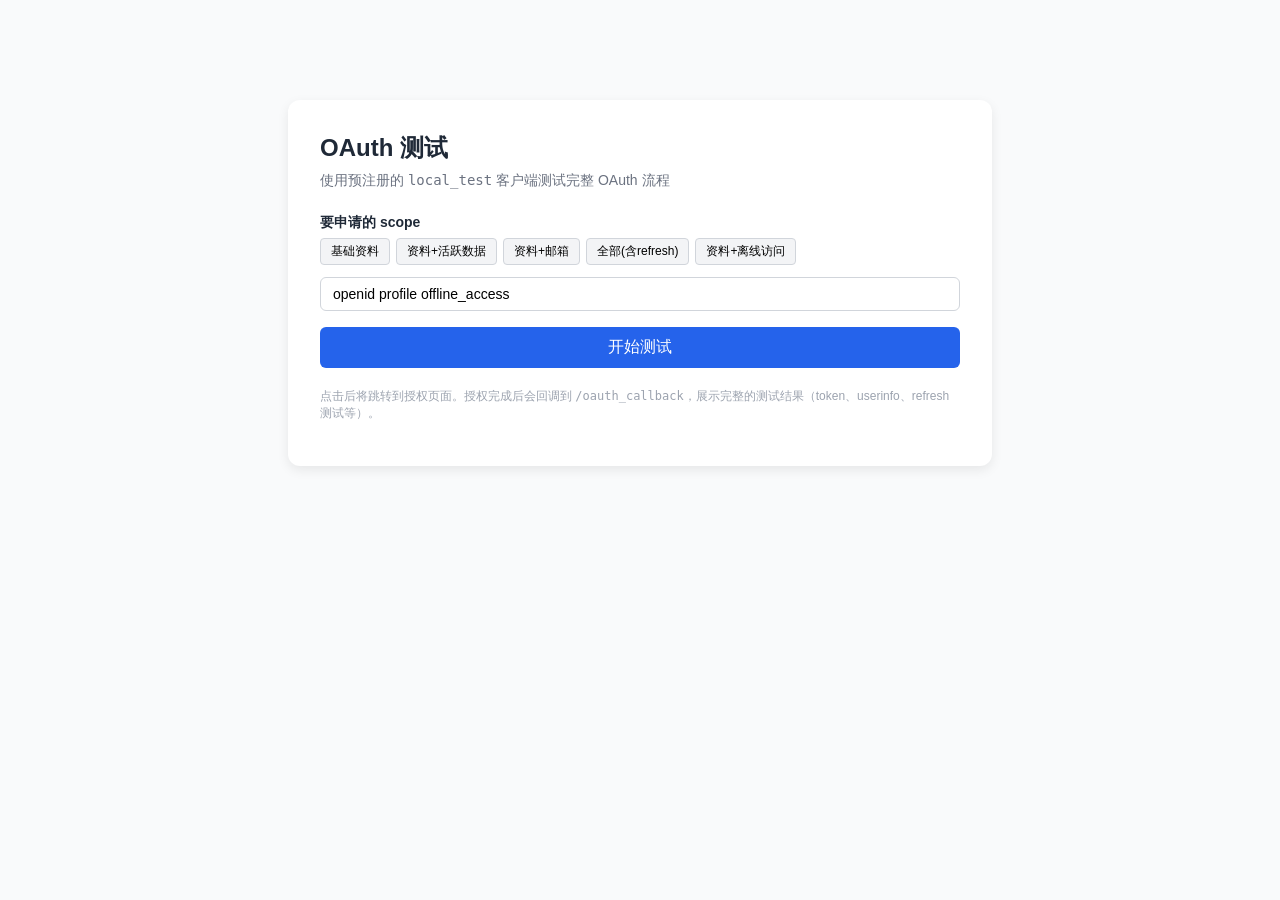
<file: local_test/index.html>
<!DOCTYPE html>
<html lang="zh-CN">
<head>
    <meta charset="UTF-8">
    <title>OAuth 测试</title>
    <style>
        body {
            font-family: -apple-system, BlinkMacSystemFont, "Segoe UI", Roboto, sans-serif;
            background: #f9fafb;
            margin: 0;
            padding: 20px;
            color: #1f2937;
        }
        .container {
            max-width: 640px;
            margin: 80px auto;
            background: white;
            border-radius: 12px;
            box-shadow: 0 4px 12px rgba(0,0,0,0.08);
            padding: 32px;
        }
        h1 {
            font-size: 24px;
            margin: 0 0 8px;
        }
        .subtitle {
            color: #6b7280;
            font-size: 14px;
            margin: 0 0 24px;
        }
        label {
            display: block;
            font-weight: 600;
            margin-bottom: 6px;
            font-size: 14px;
        }
        .scope-presets {
            display: flex;
            flex-wrap: wrap;
            gap: 6px;
            margin-bottom: 12px;
        }
        .scope-presets button {
            font-size: 12px;
            padding: 4px 10px;
            border: 1px solid #d1d5db;
            border-radius: 4px;
            background: #f3f4f6;
            cursor: pointer;
        }
        .scope-presets button:hover {
            background: #e5e7eb;
        }
        input[type="text"] {
            width: 100%;
            padding: 8px 12px;
            border: 1px solid #d1d5db;
            border-radius: 6px;
            font-size: 14px;
            box-sizing: border-box;
        }
        .btn {
            margin-top: 16px;
            width: 100%;
            padding: 10px;
            background: #2563eb;
            color: white;
            border: none;
            border-radius: 6px;
            font-size: 16px;
            cursor: pointer;
        }
        .btn:hover {
            background: #1d4ed8;
        }
        .note {
            margin-top: 20px;
            font-size: 12px;
            color: #9ca3af;
        }
    </style>
</head>
<body>
<div class="container">
    <h1>OAuth 测试</h1>
    <p class="subtitle">使用预注册的 <code>local_test</code> 客户端测试完整 OAuth 流程</p>

    <label for="scope">要申请的 scope</label>
    <div class="scope-presets">
        <button onclick="setScope('openid profile')">基础资料</button>
        <button onclick="setScope('openid profile active')">资料+活跃数据</button>
        <button onclick="setScope('openid profile email_domain email')">资料+邮箱</button>
        <button onclick="setScope('openid profile active offline_access email_domain email')">全部(含refresh)</button>
        <button onclick="setScope('openid profile offline_access')">资料+离线访问</button>
    </div>
    <input id="scope" type="text" value="openid profile offline_access">

    <button class="btn" onclick="start()">开始测试</button>

    <p class="note">
        点击后将跳转到授权页面。授权完成后会回调到 <code>/oauth_callback</code>，展示完整的测试结果（token、userinfo、refresh 测试等）。
    </p>
</div>

<script>
    function setScope(value) {
        document.getElementById('scope').value = value;
    }
    function start() {
        var scope = document.getElementById('scope').value;
        window.location.href = '/start?scope=' + encodeURIComponent(scope);
    }
</script>
</body>
</html>
</file>
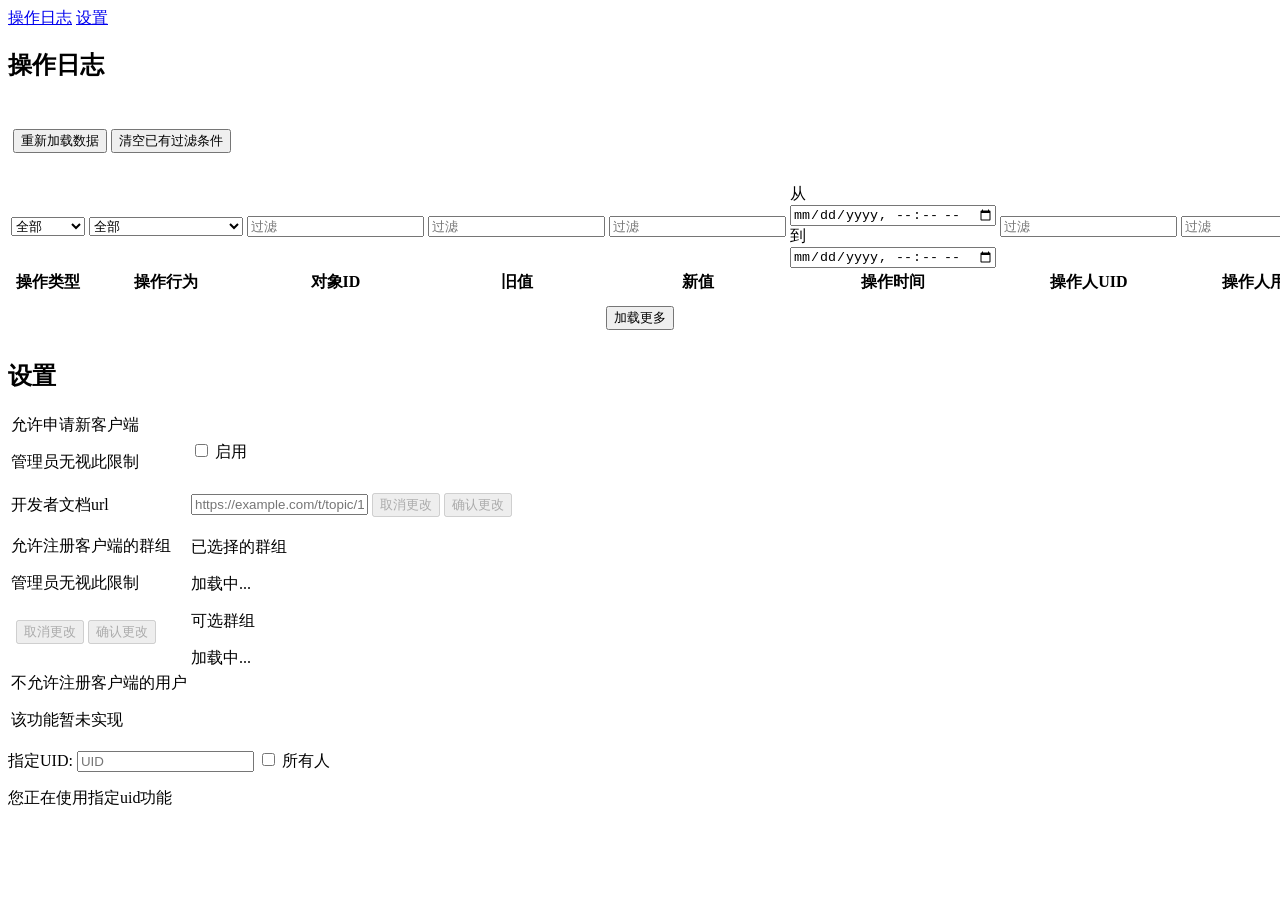
<file: server/web/admin.html>
<!DOCTYPE html>
<html lang="zh-CN">

<head>
    <meta charset="UTF-8">
    <title>OAuth管理</title>
</head>

<body>
    <div id="newSidebars">
        <a href="#" data-tab="changeLog">操作日志</a>
        <a href="#" data-tab="settings">设置</a>
    </div>
    <div id="newTabs">
        <div id="changeLog">
            <h2>操作日志</h2>
            <br>
            <div class="overflow-container">
                <div style="padding: 10px 5px;">
                    <button class="c ib" onclick="reloadChangeLog(this)">重新加载数据</button>
                    <button class="c ib" onclick="clearChangeLogFilter(this)">清空已有过滤条件</button>
                </div>
                <br>
                <table>
                    <thead>
                        <tr>
                            <td><select id="action_log_type">
                                    <option value="" selected>全部</option>
                                    <option value="0">未知</option>
                                    <option value="1">客户端</option>
                                    <option value="2">系统设置</option>
                                </select></td>
                            <td><select id="action_log_action">
                                    <option value="">全部</option>
                                    <option value="0">未知</option>
                                    <optgroup label="-- 客户端 --">
                                        <option value="1">创建客户端</option>
                                        <option value="2">删除客户端</option>
                                        <option value="10">变更客户端所有者</option>
                                        <option value="11">更改客户端名称</option>
                                        <option value="12">更改客户端回调地址</option>
                                        <option value="13">更改客户端权限范围</option>
                                        <option value="14">重置客户端密钥</option>
                                    </optgroup>
                                    <optgroup label="-- 系统设置 --">
                                        <option value="30">更改系统设置</option>
                                    </optgroup>
                                </select></td>
                            <td><input type="text" spellcheck="false" class="w100p" placeholder="过滤"
                                    id="action_log_target_id"></td>
                            <td><input type="text" spellcheck="false" class="w100p" placeholder="过滤"
                                    id="action_log_old_value"></td>
                            <td><input type="text" spellcheck="false" class="w100p" placeholder="过滤"
                                    id="action_log_new_value"></td>
                            <td>
                                <span class="ib">
                                    <label for="action_log_time_start">从</label>
                                    <input type="datetime-local" id="action_log_time_start"></span>
                                <br>
                                <span class="ib">
                                    <label for="action_log_time_end">到</label>
                                    <input type="datetime-local" id="action_log_time_end"></input>
                                </span>
                            </td>
                            <td><input type="number" spellcheck="false" class="w100p" placeholder="过滤"
                                    id="action_log_operator_uid"></td>
                            <td><input type="text" spellcheck="false" class="w100p" placeholder="过滤"
                                    id="action_log_operator_username"></td>
                            <td><input type="text" spellcheck="false" class="w100p" placeholder="过滤"
                                    id="action_log_reason"></td>
                        </tr>
                        <tr>
                            <th>操作类型</th>
                            <th>操作行为</th>
                            <th>对象ID</th>
                            <th>旧值</th>
                            <th>新值</th>
                            <th>操作时间</th>
                            <th>操作人UID</th>
                            <th>操作人用户名</th>
                            <th>操作理由</th>
                        </tr>
                    </thead>
                    <tbody id="changeLogTableBody"></tbody>
                </table>
                <div style="padding: 10px 5px; text-align: center;">
                    <button class="c ib" onclick="loadMoreChangeLog(this)">加载更多</button>
                </div>
            </div>
        </div>
        <div id="settings">
            <h2>设置</h2>
            <table class="nb">
                <tr>
                    <td class="w250"><label for="allow_new_client_apply">允许申请新客户端</label>
                        <p class="cr">管理员无视此限制</p>
                    </td>
                    <td class="tl"><input type="checkbox" id="allow_new_client_apply">
                        <label for="allow_new_client_apply">启用</label>
                    </td>
                </tr>
                <tr>
                    <td class="w250">
                        <label for="doc_url">开发者文档url</label>
                    </td>
                    <td class="tl flex-container" style="gap: 6px;">
                        <input type="text" id="doc_url" class="flex-item" placeholder="https://example.com/t/topic/1">
                        <button class="c ib" id="docUrlCancelBtn" disabled onclick="cancelDocUrl(this)">取消更改</button>
                        <button class="c ib" id="docUrlSaveBtn" disabled onclick="saveDocUrl(this)">确认更改</button>
                    </td>

                </tr>
                <tr>
                    <td class="w250"><label>允许注册客户端的群组</label>
                        <p class="cr">管理员无视此限制</p>
                        <div style="padding: 10px 5px;">
                            <button class="c ib" id="groupCancelBtn" disabled onclick="cancelGroupChanges(this)">取消更改</button>
                            <button class="c ib" id="groupSaveBtn" disabled onclick="saveGroupChanges(this)">确认更改</button>
                        </div>
                    </td>
                    <td>
                        <div class="tl">
                            <p>已选择的群组</p>
                            <div id="new_apply_allowed_group_ids_selected" class="select-item-container">加载中...</div>
                        </div>
                        <div class="tl">
                            <p>可选群组</p>
                            <div id="new_apply_allowed_group_ids_available" class="select-item-container">加载中...</div>
                        </div>
                    </td>
                </tr>
                <tr>
                    <td class="w250"><label for="uid_blacklist">不允许注册客户端的用户</label>
                        <p class="cr">该功能暂未实现</p>
                    </td>
                    <td></td>
                </tr>
            </table>
        </div>
    </div>
    <div id="uidInputArea">
        <label for="uid">指定UID: </label>
        <input type="number" id="uid" name="uid" placeholder="UID">
        <input type="checkbox" id="uid_all">
        <label for="uid_all">所有人</label>
        <p id="uidAlert">您正在使用指定uid功能</p>
    </div>
</body>

</html>
</file>
